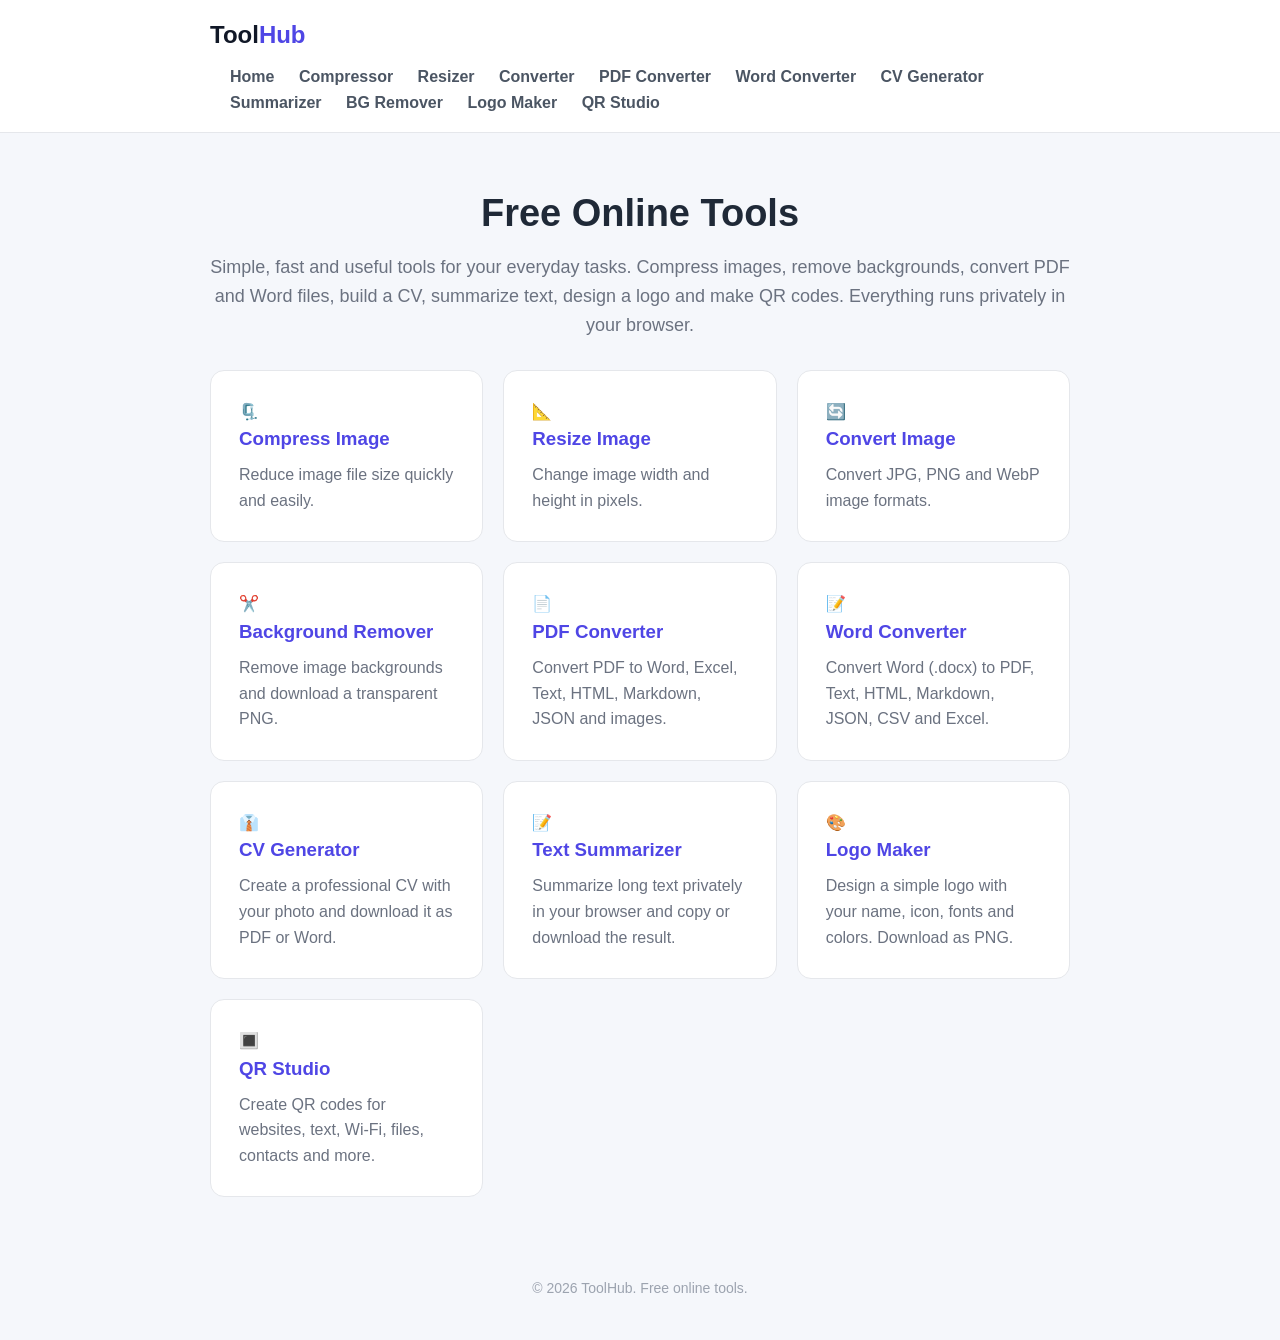
<file: tool hub/index.html>
<!DOCTYPE html>
<html lang="en">
<head>
  <meta charset="UTF-8">
  <meta name="viewport" content="width=device-width, initial-scale=1.0">

  <meta name="description" content="Free ToolHub tools for image compression, resizing, conversion, background removal, PDF and Word conversion, CV generation, text summarization, logo making and QR code generation.">

  <title>ToolHub - Free Online Tools</title>

  <link rel="stylesheet" href="style.css">
</head>
<body>

  <header class="header">
    <div class="container nav">
      <a href="index.html" class="logo">Tool<span>Hub</span></a>

      <nav>
        <a href="index.html">Home</a>
        <a href="image-compressor.html">Compressor</a>
        <a href="image-resizer.html">Resizer</a>
        <a href="image-converter.html">Converter</a>
        <a href="pdf-converter.html">PDF Converter</a>
        <a href="word-converter.html">Word Converter</a>
        <a href="cv-generator.html">CV Generator</a>
        <a href="text-summarizer.html">Summarizer</a>
        <a href="background-remover.html">BG Remover</a>
        <a href="logo-maker.html">Logo Maker</a>
        <a href="qr-generator.html">QR Studio</a>
      </nav>
    </div>
  </header>

  <main class="container">

    <section class="hero">
      <h1>Free Online Tools</h1>
      <p>
        Simple, fast and useful tools for your everyday tasks.
        Compress images, remove backgrounds, convert PDF and Word files, build a CV, summarize text, design a logo and make QR codes.
        Everything runs privately in your browser.
      </p>
    </section>

    <section class="tool-grid">

      <a href="image-compressor.html" class="tool-card">
        <span class="tool-icon">🗜️</span>
        <h3>Compress Image</h3>
        <p>Reduce image file size quickly and easily.</p>
      </a>

      <a href="image-resizer.html" class="tool-card">
        <span class="tool-icon">📐</span>
        <h3>Resize Image</h3>
        <p>Change image width and height in pixels.</p>
      </a>

      <a href="image-converter.html" class="tool-card">
        <span class="tool-icon">🔄</span>
        <h3>Convert Image</h3>
        <p>Convert JPG, PNG and WebP image formats.</p>
      </a>

      <a href="background-remover.html" class="tool-card">
        <span class="tool-icon">✂️</span>
        <h3>Background Remover</h3>
        <p>Remove image backgrounds and download a transparent PNG.</p>
      </a>

      <a href="pdf-converter.html" class="tool-card">
        <span class="tool-icon">📄</span>
        <h3>PDF Converter</h3>
        <p>Convert PDF to Word, Excel, Text, HTML, Markdown, JSON and images.</p>
      </a>

      <a href="word-converter.html" class="tool-card">
        <span class="tool-icon">📝</span>
        <h3>Word Converter</h3>
        <p>Convert Word (.docx) to PDF, Text, HTML, Markdown, JSON, CSV and Excel.</p>
      </a>

      <a href="cv-generator.html" class="tool-card">
        <span class="tool-icon">👔</span>
        <h3>CV Generator</h3>
        <p>Create a professional CV with your photo and download it as PDF or Word.</p>
      </a>

      <a href="text-summarizer.html" class="tool-card">
        <span class="tool-icon">📝</span>
        <h3>Text Summarizer</h3>
        <p>Summarize long text privately in your browser and copy or download the result.</p>
      </a>

      <a href="logo-maker.html" class="tool-card">
        <span class="tool-icon">🎨</span>
        <h3>Logo Maker</h3>
        <p>Design a simple logo with your name, icon, fonts and colors. Download as PNG.</p>
      </a>

      <a href="qr-generator.html" class="tool-card">
        <span class="tool-icon">🔳</span>
        <h3>QR Studio</h3>
        <p>
          Create QR codes for websites, text, Wi-Fi,
          files, contacts and more.
        </p>
      </a>

    </section>

  </main>

  <footer class="footer">
    <div class="container">
      <p>&copy; 2026 ToolHub. Free online tools.</p>
    </div>
  </footer>

</body>
</html>
</file>
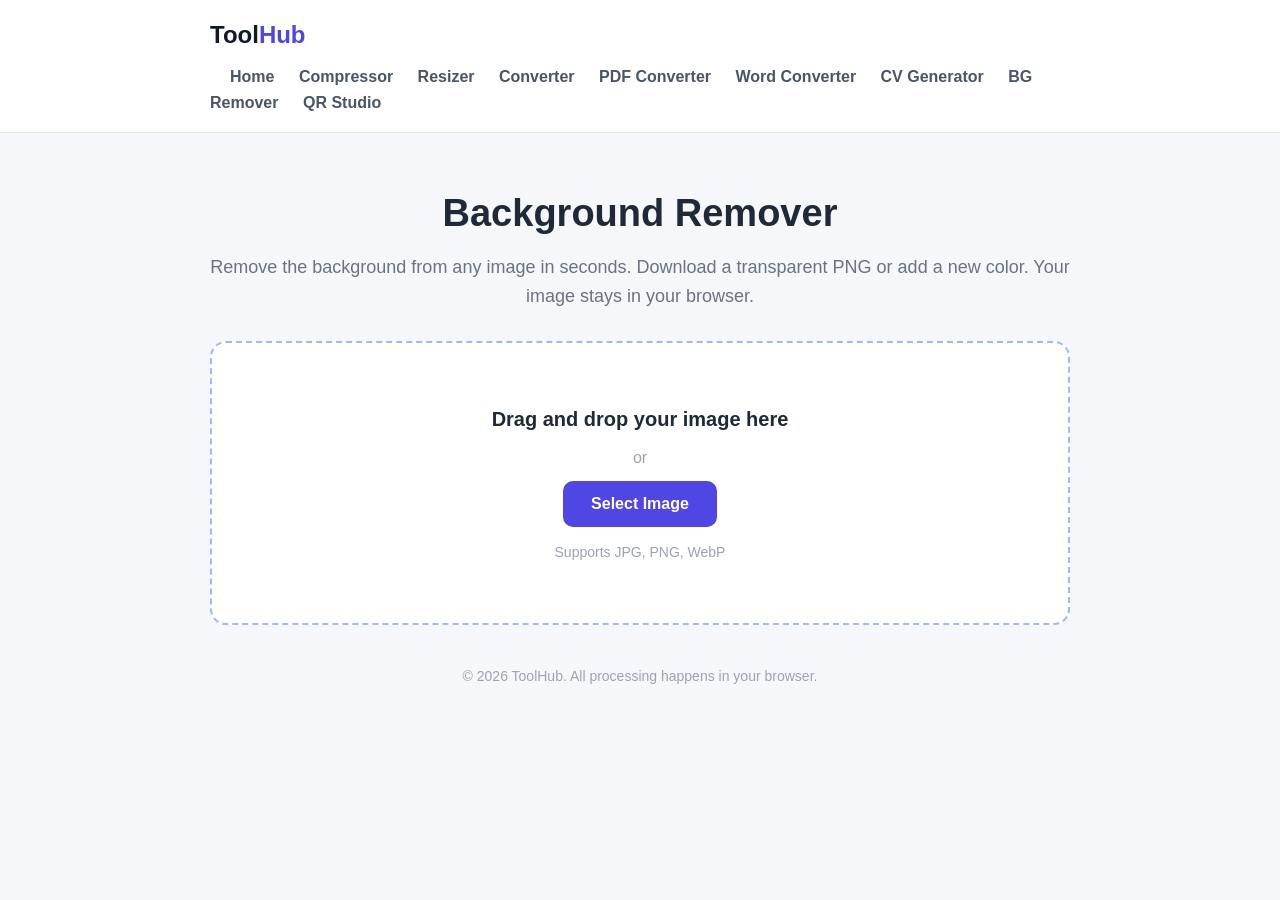
<file: tool hub/background-remover.html>
<!DOCTYPE html>
<html lang="en">
<head>
  <meta charset="UTF-8">
  <meta name="viewport" content="width=device-width, initial-scale=1.0">
  <title>Background Remover - Remove Image Background Online Free | ToolHub</title>
  <meta name="description" content="Remove the background from any image online for free. Get a transparent PNG or add a new background color. Your image stays in your browser.">
  <link rel="stylesheet" href="style.css">

  <style>
    .bg-controls { display: flex; gap: 14px; flex-wrap: wrap; align-items: flex-end; }
    .bg-controls > div { flex: 1; min-width: 190px; }
    .bg-controls .select { width: 100%; min-width: 0; }
    .bg-controls input[type="color"] { width: 100%; height: 44px; padding: 3px; border: 1px solid var(--border); border-radius: 10px; background: #fff; cursor: pointer; }
    .tol-wrap { margin-top: 16px; }
    .run-row { margin-top: 16px; }
    .checker {
      display: inline-block;
      max-width: 100%;
      line-height: 0;
      border-radius: 10px;
      background-color: #ffffff;
      background-image:
        linear-gradient(45deg, #e5e7eb 25%, transparent 25%),
        linear-gradient(-45deg, #e5e7eb 25%, transparent 25%),
        linear-gradient(45deg, transparent 75%, #e5e7eb 75%),
        linear-gradient(-45deg, transparent 75%, #e5e7eb 75%);
      background-size: 16px 16px;
      background-position: 0 0, 0 8px, 8px -8px, -8px 0;
    }
    .checker img { border: none; border-radius: 10px; max-width: 100%; max-height: 300px; }
    .bg-note { margin-top: 12px; color: var(--muted); font-size: 13px; }
  </style>
</head>
<body>

  <header class="header">
    <div class="container nav">
      <a href="index.html" class="logo">Tool<span>Hub</span></a>
      <nav>
        <a href="index.html">Home</a>
        <a href="image-compressor.html">Compressor</a>
        <a href="image-resizer.html">Resizer</a>
        <a href="image-converter.html">Converter</a>
        <a href="pdf-converter.html">PDF Converter</a>
        <a href="word-converter.html">Word Converter</a>
        <a href="cv-generator.html">CV Generator</a>
        <a href="background-remover.html">BG Remover</a>
        <a href="qr-generator.html">QR Studio</a>
      </nav>
    </div>
  </header>

  <main class="container">
    <section class="hero">
      <h1>Background Remover</h1>
      <p>Remove the background from any image in seconds. Download a transparent PNG or add a new color. Your image stays in your browser.</p>
    </section>
    <section class="tool">
      <div class="dropzone" id="dropzone">
        <p class="drop-title">Drag and drop your image here</p>
        <p class="drop-or">or</p>
        <button class="btn" id="selectBtn">Select Image</button>
        <input type="file" id="fileInput" accept="image/jpeg,image/png,image/webp" hidden>
        <p class="drop-note">Supports JPG, PNG, WebP</p>
      </div>

      <div class="result" id="result" hidden>
        <div class="quality-box">
          <div class="bg-controls">
            <div>
              <label for="methodSelect">Method</label>
              <select id="methodSelect" class="select">
                <option value="ai">AI - best for photos, people and products</option>
                <option value="quick">Quick - plain or solid backgrounds</option>
              </select>
            </div>
            <div>
              <label for="bgSelect">New background</label>
              <select id="bgSelect" class="select">
                <option value="transparent">Transparent</option>
                <option value="#ffffff">White</option>
                <option value="#000000">Black</option>
                <option value="custom">Custom color</option>
              </select>
            </div>
            <div id="colorWrap" hidden>
              <label for="bgColor">Color</label>
              <input type="color" id="bgColor" value="#2563eb">
            </div>
          </div>

          <div class="tol-wrap" id="tolWrap" hidden>
            <label for="tolerance">Sensitivity: <strong id="tolValue">40</strong></label>
            <input type="range" id="tolerance" min="5" max="150" value="40">
          </div>

          <div class="run-row">
            <button class="btn" id="runBtn">Remove Background</button>
          </div>
          <p class="bg-note" id="methodNote">AI mode downloads a small model the first time (needs internet) and is faster afterwards. Your image is never uploaded.</p>
        </div>

        <div class="preview-grid">
          <div class="preview-card">
            <h3>Original</h3>
            <img id="originalImg" alt="Original image">
            <p id="originalInfo"></p>
          </div>
          <div class="preview-card">
            <h3>Result</h3>
            <div class="checker"><img id="resultImg" alt="Image without background"></div>
            <p id="resultInfo"></p>
          </div>
        </div>

        <p class="status" id="status"></p>

        <div class="actions">
          <a class="btn" id="downloadBtn" hidden>Download PNG</a>
          <button class="btn btn-light" id="resetBtn">Remove Another</button>
        </div>
      </div>
    </section>
  </main>

  <footer class="footer">
    <div class="container">
      <p>&copy; 2026 ToolHub. All processing happens in your browser.</p>
    </div>
  </footer>

  <script src="background-remover.js"></script>
</body>
</html>
</file>
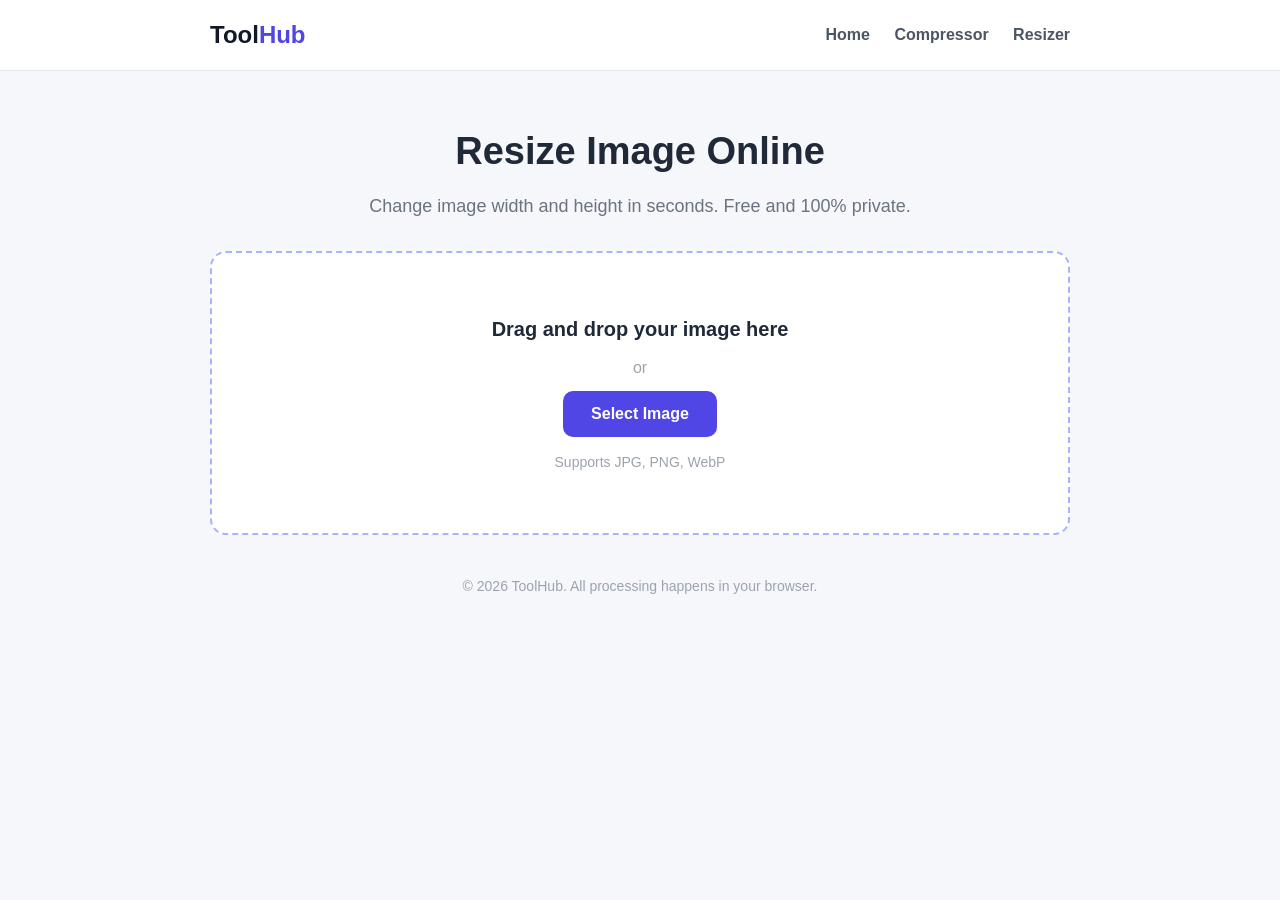
<file: tool hub/image-compressor.html>
<!DOCTYPE html>
<html lang="en">
<head>
  <meta charset="UTF-8">
  <meta name="viewport" content="width=device-width, initial-scale=1.0">
  <title>Resize Image Online - Free Image Resizer | ToolHub</title>
  <meta name="description" content="Resize images online for free. Change width and height in pixels. 100% private.">
  <link rel="stylesheet" href="style.css">
</head>
<body>

  <header class="header">
    <div class="container nav">
      <a href="index.html" class="logo">Tool<span>Hub</span></a>
      <nav>
        <a href="index.html">Home</a>
        <a href="image-compressor.html">Compressor</a>
        <a href="image-resizer.html">Resizer</a>
      </nav>
    </div>
  </header>

  <main class="container">
    <section class="hero">
      <h1>Resize Image Online</h1>
      <p>Change image width and height in seconds. Free and 100% private.</p>
    </section>
    <section class="tool">
      <div class="dropzone" id="dropzone">
        <p class="drop-title">Drag and drop your image here</p>
        <p class="drop-or">or</p>
        <button class="btn" id="selectBtn">Select Image</button>
        <input type="file" id="fileInput" accept="image/jpeg,image/png,image/webp" hidden>
        <p class="drop-note">Supports JPG, PNG, WebP</p>
      </div>
      <div class="result" id="result" hidden>
        <div class="quality-box">
          <div class="size-row">
            <div><label for="widthInput">Width (px)</label><input type="number" id="widthInput" min="1"></div>
            <div><label for="heightInput">Height (px)</label><input type="number" id="heightInput" min="1"></div>
          </div>
          <label class="check"><input type="checkbox" id="keepRatio" checked> Keep aspect ratio</label>
          <button class="btn" id="applyBtn">Resize</button>
        </div>
        <div class="preview-grid">
          <div class="preview-card">
            <h3>Original</h3>
            <img id="originalImg" alt="Original image">
            <p id="originalInfo"></p>
          </div>
          <div class="preview-card">
            <h3>Resized</h3>
            <img id="resizedImg" alt="Resized image">
            <p id="resizedInfo"></p>
          </div>
        </div>
        <div class="actions">
          <a class="btn" id="downloadBtn" download="resized-image.jpg">Download Resized Image</a>
          <button class="btn btn-light" id="resetBtn">Resize Another</button>
        </div>
      </div>
    </section>
  </main>

  <footer class="footer">
    <div class="container">
      <p>&copy; 2026 ToolHub. All processing happens in your browser.</p>
    </div>
  </footer>

  <script src="resizer.js"></script>
</body>
</html>
</file>
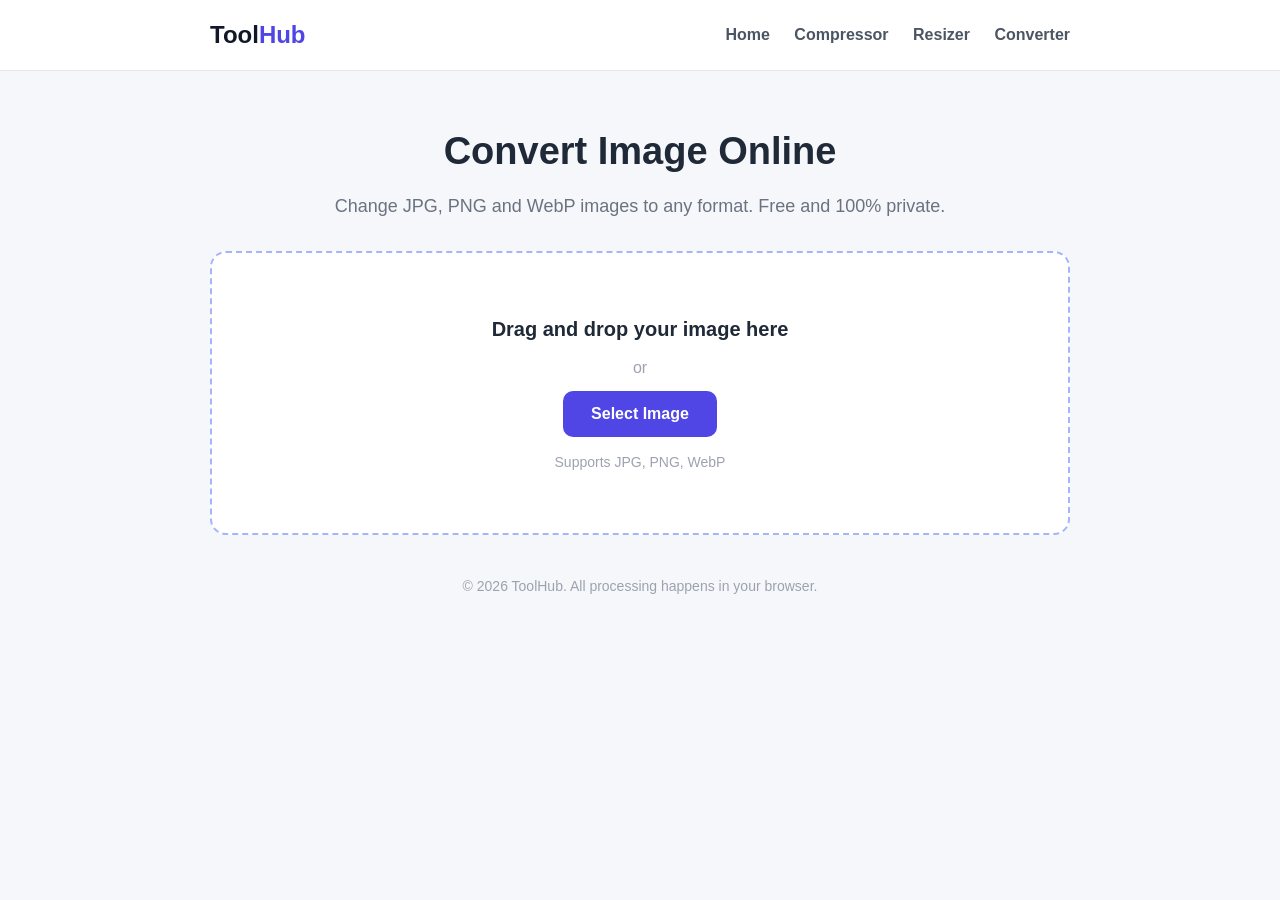
<file: tool hub/image-converter.html>
<!DOCTYPE html>
<html lang="en">
<head>
  <meta charset="UTF-8">
  <meta name="viewport" content="width=device-width, initial-scale=1.0">
  <title>Convert Image Online - JPG to PNG, PNG to JPG, WebP | ToolHub</title>
  <meta name="description" content="Convert images between JPG, PNG and WebP online for free. Fast and 100% private.">
  <link rel="stylesheet" href="style.css">
</head>
<body>

  <header class="header">
    <div class="container nav">
      <a href="index.html" class="logo">Tool<span>Hub</span></a>
      <nav>
        <a href="index.html">Home</a>
        <a href="image-compressor.html">Compressor</a>
        <a href="image-resizer.html">Resizer</a>
        <a href="image-converter.html">Converter</a>
      </nav>
    </div>
  </header>

  <main class="container">
    <section class="hero">
      <h1>Convert Image Online</h1>
      <p>Change JPG, PNG and WebP images to any format. Free and 100% private.</p>
    </section>
    <section class="tool">
      <div class="dropzone" id="dropzone">
        <p class="drop-title">Drag and drop your image here</p>
        <p class="drop-or">or</p>
        <button class="btn" id="selectBtn">Select Image</button>
        <input type="file" id="fileInput" accept="image/jpeg,image/png,image/webp" hidden>
        <p class="drop-note">Supports JPG, PNG, WebP</p>
      </div>
      <div class="result" id="result" hidden>
        <div class="quality-box">
          <label for="formatSelect">Convert to:</label>
          <select id="formatSelect" class="select">
            <option value="image/jpeg">JPG</option>
            <option value="image/png">PNG</option>
            <option value="image/webp">WebP</option>
          </select>
        </div>
        <div class="preview-grid">
          <div class="preview-card">
            <h3>Original</h3>
            <img id="originalImg" alt="Original image">
            <p id="originalInfo"></p>
          </div>
          <div class="preview-card">
            <h3>Converted</h3>
            <img id="convertedImg" alt="Converted image">
            <p id="convertedInfo"></p>
          </div>
        </div>
        <div class="actions">
          <a class="btn" id="downloadBtn" download="converted-image.jpg">Download Converted Image</a>
          <button class="btn btn-light" id="resetBtn">Convert Another</button>
        </div>
      </div>
    </section>
  </main>

  <footer class="footer">
    <div class="container">
      <p>&copy; 2026 ToolHub. All processing happens in your browser.</p>
    </div>
  </footer>

  <script src="converter.js"></script>
</body>
</html>
</file>
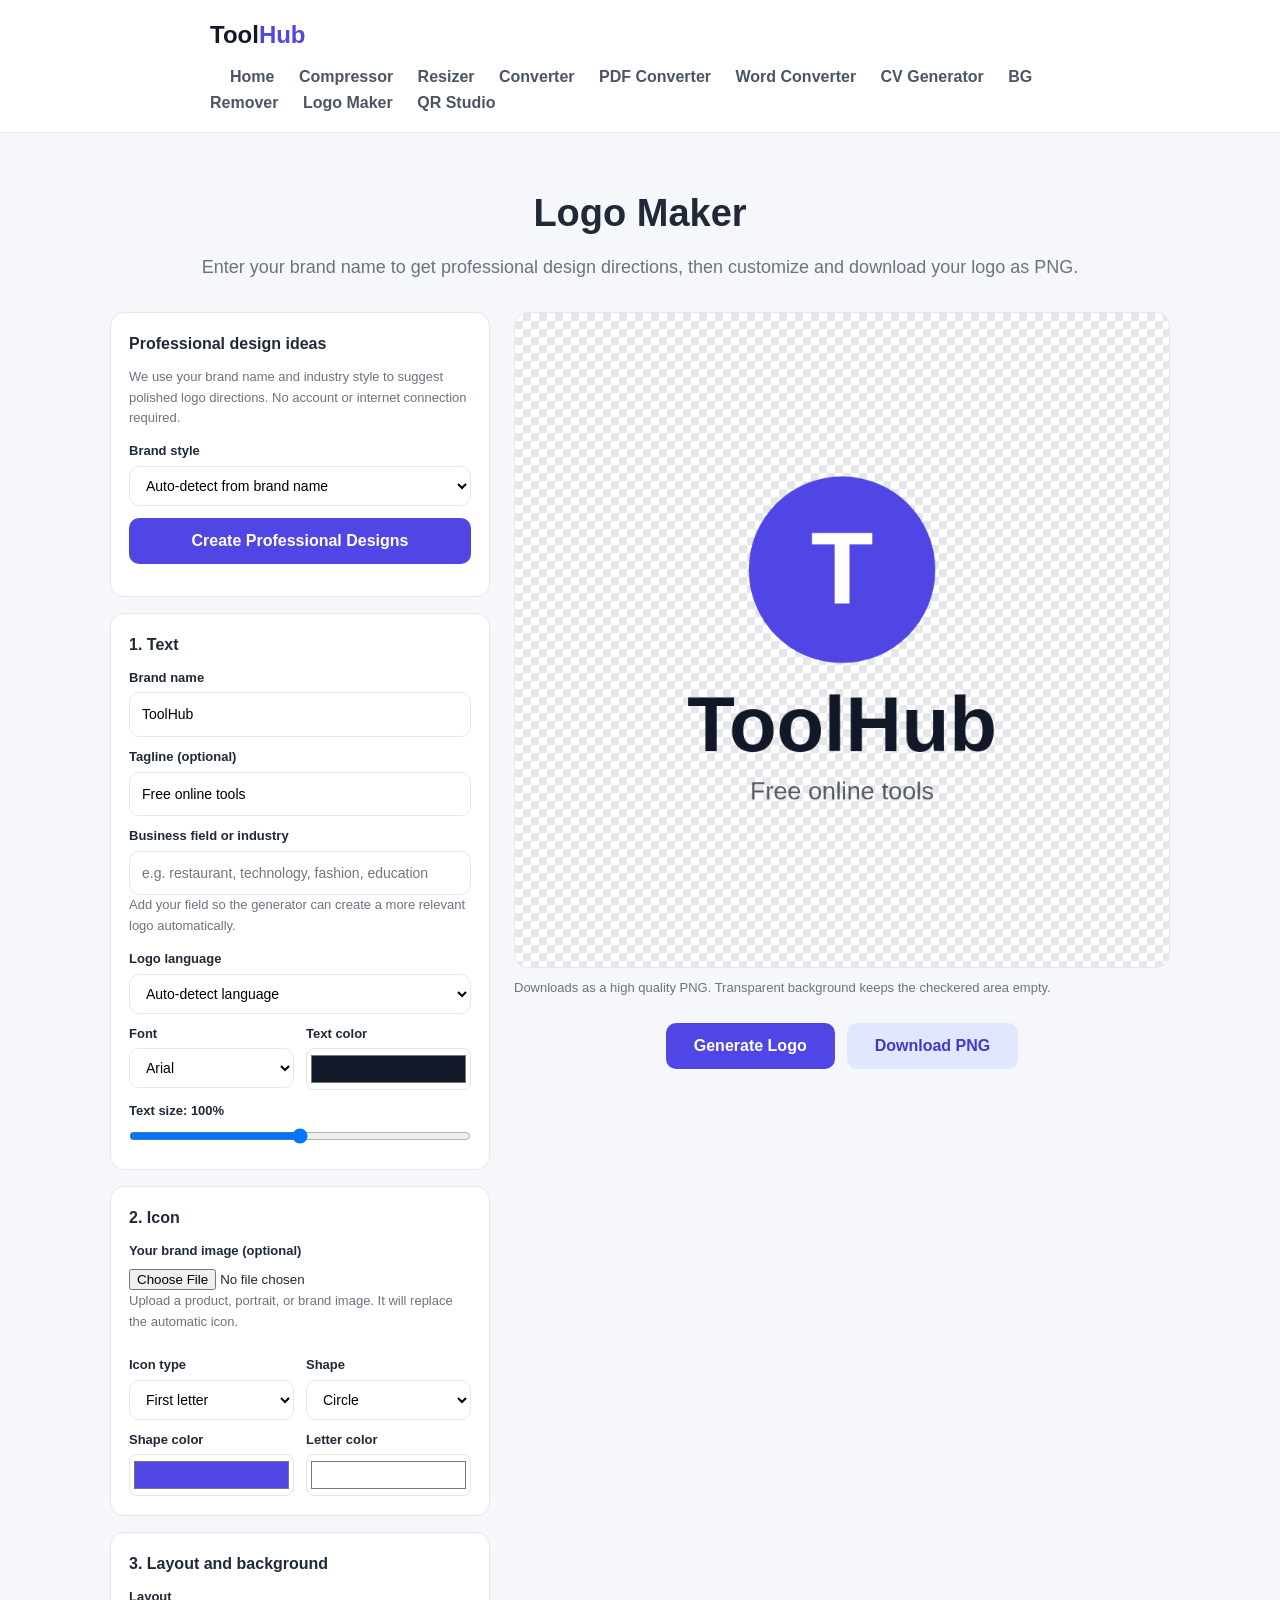
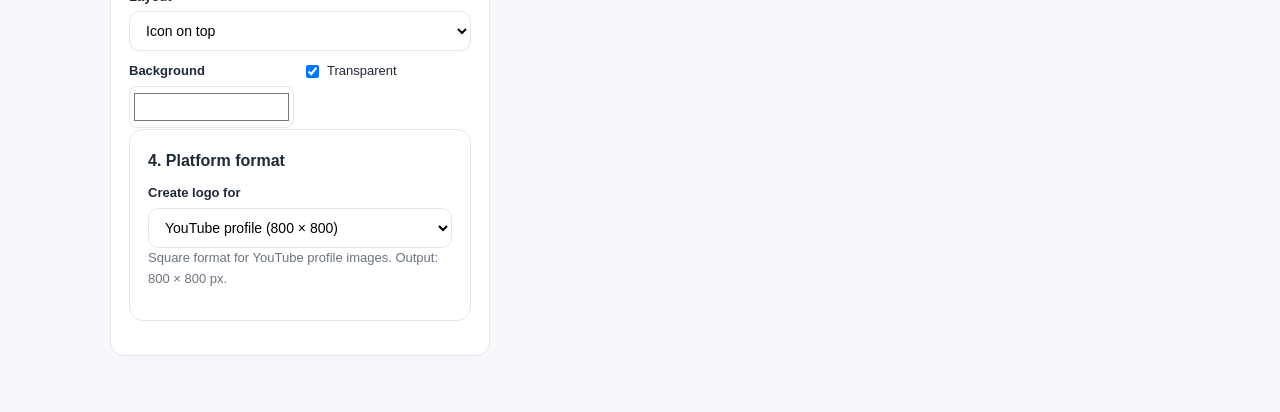
<file: tool hub/logo-maker.html>
<!DOCTYPE html>
<html lang="en">
<head>
  <meta charset="UTF-8">
  <meta name="viewport" content="width=device-width, initial-scale=1.0">
  <title>Free Logo Maker - Create a Logo Online | ToolHub</title>
  <meta name="description" content="Create a simple logo online for free. Choose text, icon, shape, font and colors, then download a PNG. 100% private.">
  <link rel="stylesheet" href="style.css">

  <style>
    .logo-main { max-width: 1100px; }
    .logo-layout { display: grid; grid-template-columns: minmax(300px, 380px) 1fr; gap: 24px; align-items: start; margin-bottom: 40px; }
    .logo-card { background: #fff; border: 1px solid #e5e7eb; border-radius: 14px; padding: 18px; margin-bottom: 16px; }
    .logo-card h2 { font-size: 16px; margin-bottom: 10px; }
    .logo-card label { display: block; font-size: 13px; font-weight: 600; margin: 10px 0 4px; }
    .logo-card input[type="text"], .logo-card select {
      width: 100%; padding: 10px 12px; border: 1px solid #e5e7eb; border-radius: 10px; font: inherit; font-size: 14px; background: #fff;
    }
    .logo-card input[type="range"] { width: 100%; }
    .logo-card input[type="color"] { width: 100%; height: 42px; padding: 2px; border: 1px solid #e5e7eb; border-radius: 8px; background: #fff; cursor: pointer; }
    .logo-grid { display: grid; grid-template-columns: 1fr 1fr; gap: 12px; }
    .logo-check { display: flex !important; align-items: center; gap: 8px; font-weight: 500 !important; }
    .logo-preview-col { position: sticky; top: 20px; }
    .logo-stage {
      background-color: #fff;
      background-image:
        linear-gradient(45deg, #e5e7eb 25%, transparent 25%),
        linear-gradient(-45deg, #e5e7eb 25%, transparent 25%),
        linear-gradient(45deg, transparent 75%, #e5e7eb 75%),
        linear-gradient(-45deg, transparent 75%, #e5e7eb 75%);
      background-size: 16px 16px;
      background-position: 0 0, 0 8px, 8px -8px, -8px 0;
      border: 1px solid #e5e7eb; border-radius: 14px; padding: 16px; text-align: center; line-height: 0;
    }
    .logo-stage canvas { max-width: 100%; height: auto; border-radius: 8px; }
    .logo-note { color: #6b7280; font-size: 13px; margin-top: 10px; }
    .design-intro { color: #6b7280; font-size: 13px; margin-bottom: 12px; }
    .design-gallery { display: grid; grid-template-columns: repeat(2, 1fr); gap: 10px; margin-top: 14px; }
    .design-option { border: 1px solid #e5e7eb; border-radius: 10px; padding: 11px; background: #fff; cursor: pointer; text-align: left; }
    .design-option:hover, .design-option.active { border-color: #4f46e5; box-shadow: 0 0 0 2px #e0e7ff; }
    .design-option strong { display: block; font-size: 13px; }
    .design-option small { display: block; color: #6b7280; margin-top: 3px; }
    .design-swatches { display: flex; gap: 5px; margin-top: 8px; }
    .design-swatch { width: 18px; height: 18px; border-radius: 50%; border: 1px solid #e5e7eb; }
    @media (max-width: 860px) {
      .logo-layout { grid-template-columns: 1fr; }
      .logo-preview-col { position: static; order: -1; }
    }
  </style>
  <script src="logo-maker.js" defer></script>
</head>
<body>

  <header class="header">
    <div class="container nav">
      <a href="index.html" class="logo">Tool<span>Hub</span></a>
      <nav>
        <a href="index.html">Home</a>
        <a href="image-compressor.html">Compressor</a>
        <a href="image-resizer.html">Resizer</a>
        <a href="image-converter.html">Converter</a>
        <a href="pdf-converter.html">PDF Converter</a>
        <a href="word-converter.html">Word Converter</a>
        <a href="cv-generator.html">CV Generator</a>
        <a href="background-remover.html">BG Remover</a>
        <a href="logo-maker.html">Logo Maker</a>
        <a href="qr-generator.html">QR Studio</a>
          </nav>
        </div>
      </header>

  <main class="container logo-main">
    <section class="hero">
      <h1>Logo Maker</h1>
      <p>Enter your brand name to get professional design directions, then customize and download your logo as PNG.</p>
    </section>

    <div class="logo-layout">

      <div>
        <div class="logo-card">
          <h2>Professional design ideas</h2>
          <p class="design-intro">We use your brand name and industry style to suggest polished logo directions. No account or internet connection required.</p>
          <label for="designMode">Brand style</label>
          <select id="designMode">
            <option value="auto">Auto-detect from brand name</option>
            <option value="modern">Modern and minimal</option>
            <option value="luxury">Luxury and elegant</option>
            <option value="playful">Friendly and playful</option>
            <option value="tech">Technology and bold</option>
          </select>
          <button class="btn" id="createDesignsBtn" type="button" style="margin-top: 12px; width: 100%;">Create Professional Designs</button>
          <div id="designGallery" class="design-gallery" aria-live="polite"></div>
        </div>

        <div class="logo-card">
          <h2>1. Text</h2>
          <label for="brandName">Brand name</label>
          <input type="text" id="brandName" value="ToolHub" maxlength="30">
          <label for="tagline">Tagline (optional)</label>
          <input type="text" id="tagline" value="Free online tools" maxlength="50">
          <label for="industry">Business field or industry</label>
          <input type="text" id="industry" placeholder="e.g. restaurant, technology, fashion, education" maxlength="40">
          <p class="design-intro">Add your field so the generator can create a more relevant logo automatically.</p>
          <label for="languageSelect">Logo language</label>
          <select id="languageSelect">
            <option value="auto">Auto-detect language</option>
            <option value="ltr">English / European languages</option>
            <option value="rtl">Urdu / Arabic / Persian / Hebrew</option>
            <option value="indic">Hindi / Bengali / Punjabi and other Indic scripts</option>
            <option value="cjk">Chinese / Japanese / Korean</option>
            <option value="other">Other Unicode language</option>
          </select>
          <div class="logo-grid">
            <div>
              <label for="fontSelect">Font</label>
              <select id="fontSelect">
                <option value="Arial, Helvetica, sans-serif">Arial</option>
                <option value="Verdana, Geneva, sans-serif">Verdana</option>
                <option value="'Trebuchet MS', sans-serif">Trebuchet</option>
                <option value="Georgia, serif">Georgia</option>
                <option value="'Times New Roman', serif">Times</option>
                <option value="'Courier New', monospace">Courier</option>
                <option value="Impact, Haettenschweiler, sans-serif">Impact</option>
                <option value="'Brush Script MT', cursive">Script</option>
              </select>
            </div>
            <div>
              <label for="textColor">Text color</label>
              <input type="color" id="textColor" value="#111827">
            </div>
          </div>
          <label for="textSize">Text size: <strong id="textSizeVal">100</strong>%</label>
          <input type="range" id="textSize" min="50" max="150" value="100">
        </div>

        <div class="logo-card">
          <h2>2. Icon</h2>
          <label for="brandImage">Your brand image (optional)</label>
          <input type="file" id="brandImage" accept="image/png,image/jpeg,image/webp">
          <p class="design-intro">Upload a product, portrait, or brand image. It will replace the automatic icon.</p>
          <div id="imageControls" hidden>
            <label for="imageFit">Image fit</label>
            <select id="imageFit">
              <option value="cover">Fill shape (crop)</option>
              <option value="contain">Show whole image</option>
            </select>
            <label for="imageZoom">Image zoom: <strong id="imageZoomVal">100</strong>%</label>
            <input type="range" id="imageZoom" min="50" max="200" value="100">
            <div class="logo-grid">
              <div>
                <label for="imageX">Horizontal position</label>
                <input type="range" id="imageX" min="-100" max="100" value="0">
              </div>
              <div>
                <label for="imageY">Vertical position</label>
                <input type="range" id="imageY" min="-100" max="100" value="0">
              </div>
            </div>
            <label for="imageRotation">Rotation: <strong id="imageRotationVal">0</strong>°</label>
            <input type="range" id="imageRotation" min="-180" max="180" value="0">
            <button class="btn btn-light" id="resetImageBtn" type="button" style="margin-top: 10px;">Reset image position</button>
          </div>
          <div class="logo-grid">
            <div>
              <label for="iconType">Icon type</label>
              <select id="iconType">
                <option value="letter">First letter</option>
                <option value="emoji">Emoji</option>
                <option value="none">No icon</option>
              </select>
            </div>
            <div>
              <label for="iconShape">Shape</label>
              <select id="iconShape">
                <option value="circle">Circle</option>
                <option value="rounded">Rounded square</option>
                <option value="square">Square</option>
                <option value="hexagon">Hexagon</option>
                <option value="none">No shape</option>
              </select>
            </div>
          </div>
          <div id="emojiWrap" hidden>
            <label for="emojiInput">Emoji</label>
            <input type="text" id="emojiInput" value="🚀" maxlength="4">
          </div>
          <div class="logo-grid">
            <div>
              <label for="iconColor">Shape color</label>
              <input type="color" id="iconColor" value="#4f46e5">
            </div>
            <div>
              <label for="iconTextColor">Letter color</label>
              <input type="color" id="iconTextColor" value="#ffffff">
            </div>
          </div>
        </div>

        <div class="logo-card">
          <h2>3. Layout and background</h2>
          <label for="layoutSelect">Layout</label>
          <select id="layoutSelect">
            <option value="stacked">Icon on top</option>
            <option value="horizontal">Icon on the left</option>
          </select>
          <div class="logo-grid">
            <div>
              <label for="bgColor">Background</label>
              <input type="color" id="bgColor" value="#ffffff">
            </div>
            <div>
              <label class="logo-check"><input type="checkbox" id="bgTransparent" checked> Transparent</label>
            </div>
          </div>

          <div class="logo-card">
            <h2>4. Platform format</h2>
            <label for="platformSelect">Create logo for</label>
            <select id="platformSelect">
              <option value="youtube">YouTube profile (800 × 800)</option>
              <option value="youtube-banner">YouTube banner (2560 × 1440)</option>
              <option value="instagram">Instagram (1080 × 1080)</option>
              <option value="facebook">Facebook (1024 × 1024)</option>
              <option value="tiktok">TikTok (200 × 200)</option>
              <option value="linkedin">LinkedIn (300 × 300)</option>
              <option value="website">Website / favicon (512 × 512)</option>
            </select>
            <p class="design-intro" id="platformInfo">Square format for YouTube profile images.</p>
          </div>
        </div>
      </div>

      <aside class="logo-preview-col">
        <div class="logo-stage"><canvas id="logoCanvas"></canvas></div>
        <p class="logo-note">Downloads as a high quality PNG. Transparent background keeps the checkered area empty.</p>
        <div class="actions">
          <button class="btn" id="generateBtn" type="button">Generate Logo</button>
          <button class="btn btn-light" id="downloadBtn" type="button">Download PNG</button>
        </div>
      </aside>

    </div>
  </main>
</body>
</html>
</file>
<file: tool hub/style.css>
* { margin: 0; padding: 0; box-sizing: border-box; }
body { font-family: -apple-system, "Segoe UI", Roboto, Arial, sans-serif; background: #f5f7fb; color: #1f2937; line-height: 1.6; }
.container { max-width: 900px; margin: 0 auto; padding: 0 20px; }
.header { background: #fff; border-bottom: 1px solid #e5e7eb; padding: 16px 0; }
.nav { display: flex; align-items: center; justify-content: space-between; flex-wrap: wrap; gap: 10px; }
.nav nav a { margin-left: 20px; color: #4b5563; text-decoration: none; font-weight: 600; }
.nav nav a:hover { color: #4f46e5; }
.logo { font-size: 24px; font-weight: 800; color: #111827; text-decoration: none; }
.logo span { color: #4f46e5; }
.hero { text-align: center; padding: 50px 0 30px; }
.hero h1 { font-size: 38px; margin-bottom: 10px; }
.hero p { color: #6b7280; font-size: 18px; }
.dropzone { background: #fff; border: 2px dashed #a5b4fc; border-radius: 16px; padding: 60px 20px; text-align: center; transition: 0.2s; }
.dropzone.active { background: #eef2ff; border-color: #4f46e5; }
.drop-title { font-size: 20px; font-weight: 600; }
.drop-or { margin: 10px 0; color: #9ca3af; }
.drop-note { margin-top: 14px; font-size: 14px; color: #9ca3af; }
.btn { display: inline-block; background: #4f46e5; color: #fff; border: none; padding: 14px 28px; font-size: 16px; font-weight: 600; border-radius: 10px; cursor: pointer; text-decoration: none; transition: 0.2s; }
.btn:hover { background: #4338ca; }
.btn-light { background: #e0e7ff; color: #4338ca; }
.btn-light:hover { background: #c7d2fe; }
.quality-box { background: #fff; padding: 20px; border-radius: 12px; margin-bottom: 20px; }
.quality-box label { display: block; margin-bottom: 10px; }
.quality-box input[type="range"] { width: 100%; }
.preview-grid { display: grid; grid-template-columns: 1fr 1fr; gap: 20px; }
.preview-card { background: #fff; padding: 20px; border-radius: 12px; text-align: center; }
.preview-card h3 { margin-bottom: 12px; }
.preview-card img { max-width: 100%; max-height: 260px; border-radius: 8px; }
.preview-card p { margin-top: 10px; color: #6b7280; }
.saved { color: #059669 !important; font-weight: 700; font-size: 18px; }
.actions { display: flex; gap: 12px; justify-content: center; margin-top: 24px; flex-wrap: wrap; }
.footer { text-align: center; padding: 40px 0; color: #9ca3af; font-size: 14px; }
.tool-grid { display: grid; grid-template-columns: repeat(auto-fit, minmax(260px, 1fr)); gap: 20px; margin-bottom: 40px; }
.tool-card { background: #fff; padding: 28px; border-radius: 14px; text-decoration: none; color: inherit; border: 1px solid #e5e7eb; transition: 0.2s; }
.tool-card:hover { border-color: #4f46e5; transform: translateY(-3px); }
.tool-card h3 { margin-bottom: 8px; color: #4f46e5; }
.tool-card p { color: #6b7280; }
.size-row { display: flex; gap: 16px; margin-bottom:
</file>
